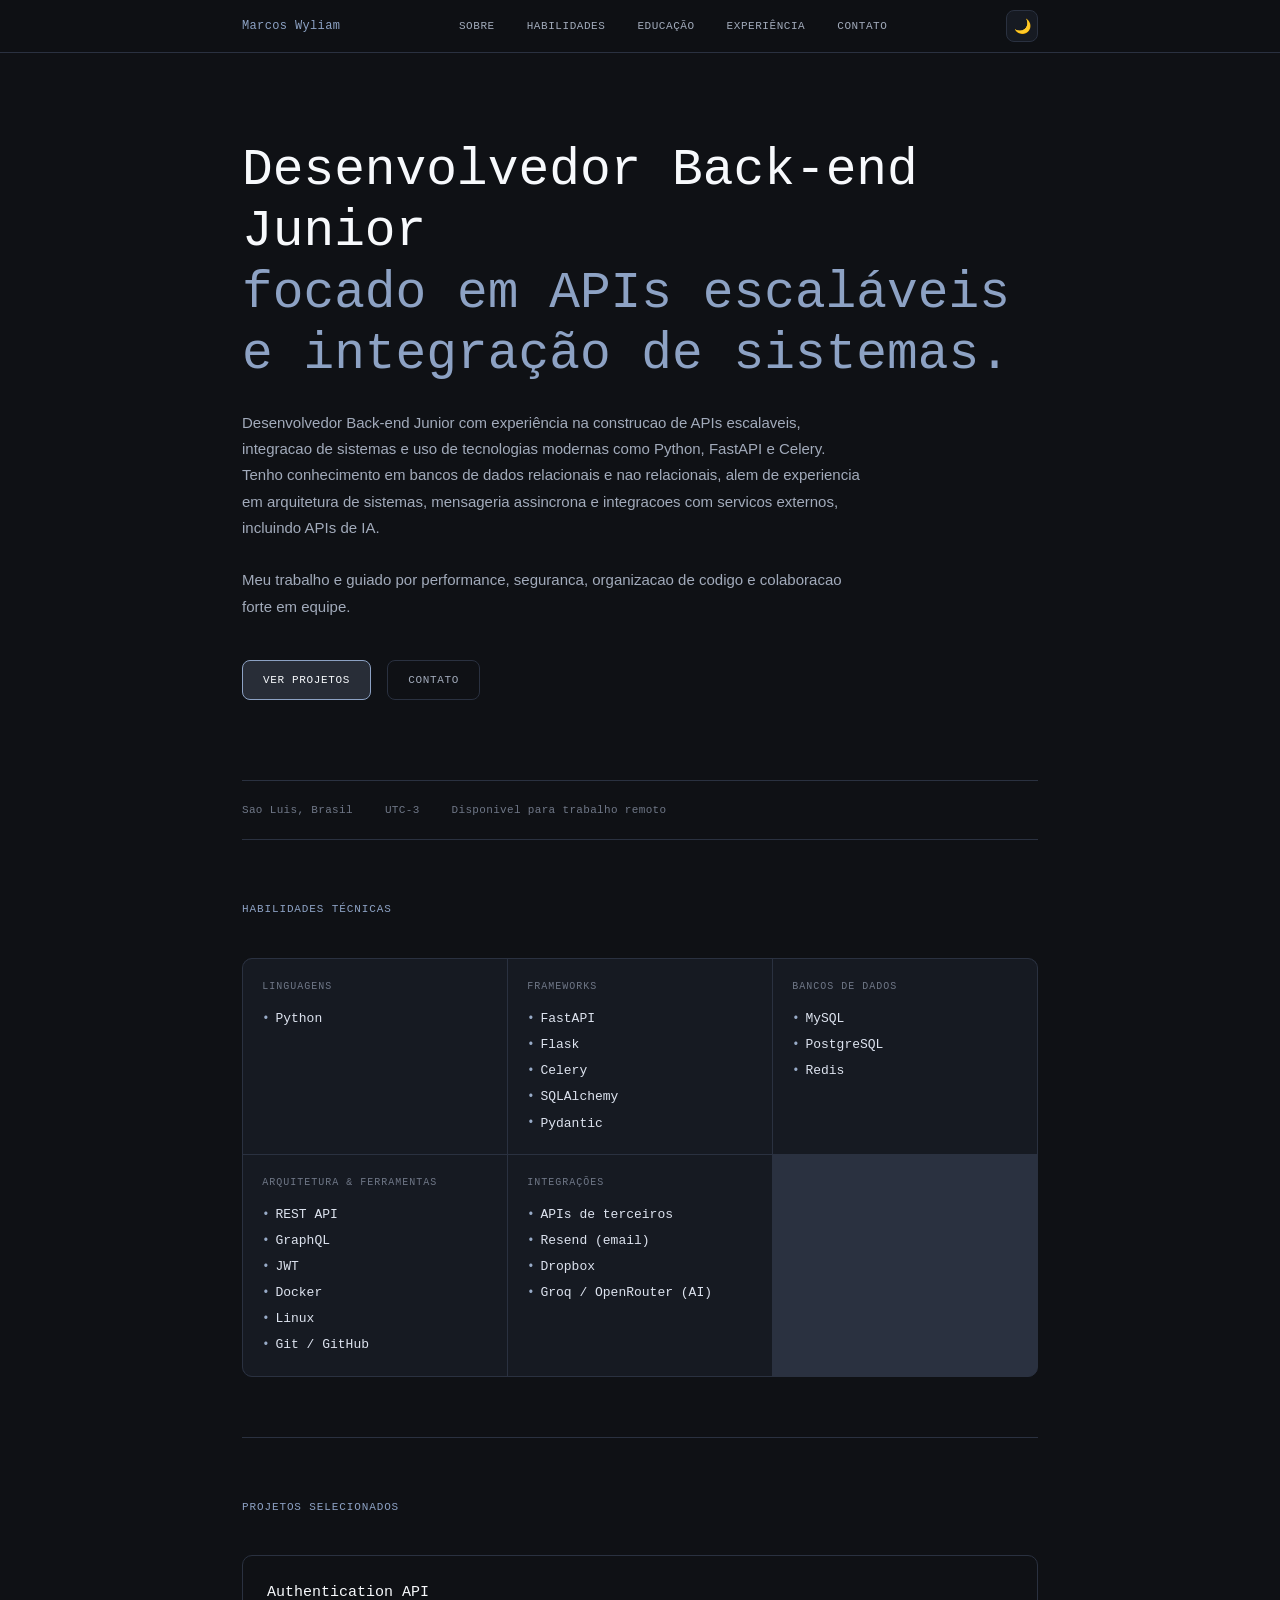
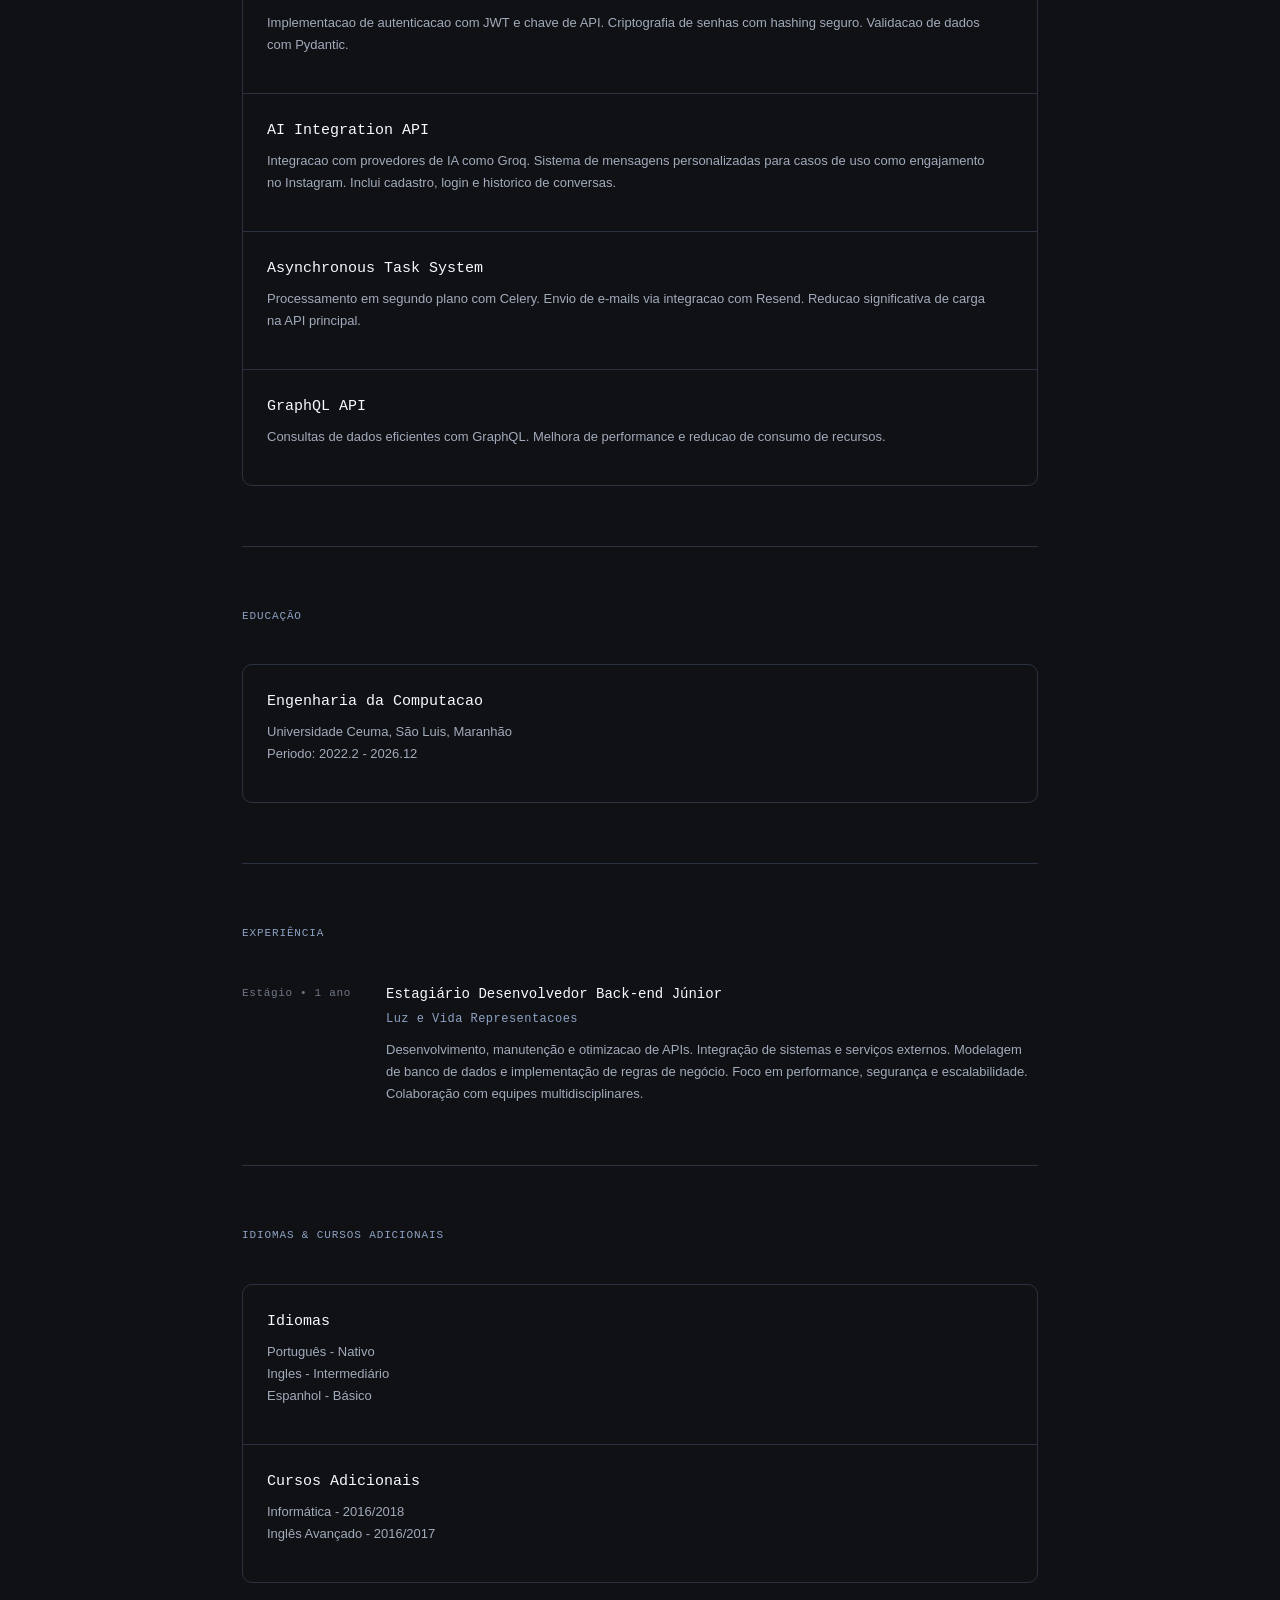
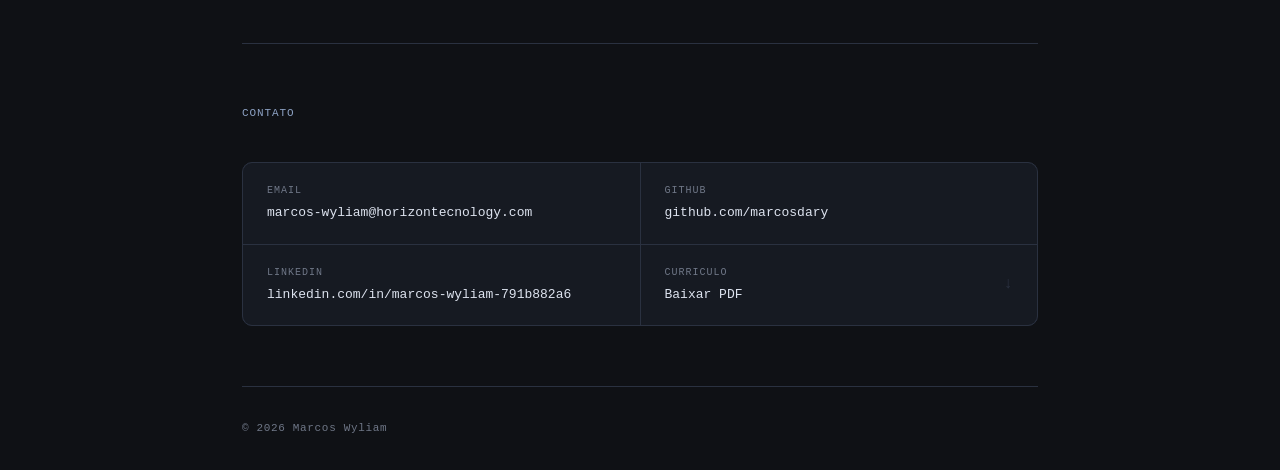
<file: index.html>
<!DOCTYPE html>
<html lang="pt-BR">
<head>
<meta charset="UTF-8">
<meta name="viewport" content="width=device-width, initial-scale=1.0">
<title>Marcos Wyliam - Engenheiro Backend</title>

<link href="https://fonts.googleapis.com/css2?family=Inter:wght@300;400;500;600&display=swap" rel="stylesheet">
<link rel="stylesheet" href="css/index.css">

</head>
<body>

<nav>
  <div class="inner">
    <span class="nav-logo">Marcos Wyliam</span>
    <ul class="nav-links">
      <li><a href="about.html" class="active">Sobre</a></li>
      <li><a href="#stack">Habilidades</a></li>
      <li><a href="#education">Educação</a></li>
      <li><a href="#experience">Experiência</a></li>
      <li><a href="#contact">Contato</a></li>
    </ul>
    <div class="nav-actions">
      <button id="theme-toggle" class="theme-toggle" aria-label="Alternar tema">
      🌙
      </button>
    </div>
  </div>
</nav>

<div class="container">

<section class="hero">

  <h1 class="fade-in">
    Desenvolvedor Back-end Junior<br>
    <span>focado em APIs escaláveis e integração de sistemas.</span>
  </h1>

  <p class="hero-desc fade-in">
    Desenvolvedor Back-end Junior com experiência na construcao de APIs escalaveis, integracao de sistemas e uso de tecnologias modernas como Python, FastAPI e Celery. Tenho conhecimento em bancos de dados relacionais e nao relacionais, alem de experiencia em arquitetura de sistemas, mensageria assincrona e integracoes com servicos externos, incluindo APIs de IA.<br><br>
    Meu trabalho e guiado por performance, seguranca, organizacao de codigo e colaboracao forte em equipe.
  </p>

  <div class="hero-actions fade-in">
    <a href="#projects" class="btn btn-primary">Ver projetos</a>
    <a href="#contact" class="btn btn-ghost">Contato</a>
  </div>

</section>

<div class="status-bar">
  <div class="status-item">
    <span>Sao Luis, Brasil</span>
  </div>
  <div class="status-item">
    <span>UTC-3</span>
  </div>
  <div class="status-item">
    <span>Disponivel para trabalho remoto</span>
  </div>
</div>

<section id="stack">
  <div class="section-header">
    <span class="section-title">Habilidades Técnicas</span>
  </div>

  <div class="skills-grid">

    <div class="skill-cell">
      <div class="skill-cat">Linguagens</div>
      <ul class="skill-list">
        <li>Python</li>
      </ul>
    </div>

    <div class="skill-cell">
      <div class="skill-cat">Frameworks</div>
      <ul class="skill-list">
        <li>FastAPI</li>
        <li>Flask</li>
        <li>Celery</li>
        <li>SQLAlchemy</li>
        <li>Pydantic</li>
      </ul>
    </div>

    <div class="skill-cell">
      <div class="skill-cat">Bancos de dados</div>
      <ul class="skill-list">
        <li>MySQL</li>
        <li>PostgreSQL</li>
        <li>Redis</li>
      </ul>
    </div>

    <div class="skill-cell">
      <div class="skill-cat">Arquitetura &amp; Ferramentas</div>
      <ul class="skill-list">
        <li>REST API</li>
        <li>GraphQL</li>
        <li>JWT</li>
        <li>Docker</li>
        <li>Linux</li>
        <li>Git / GitHub</li>
      </ul>
    </div>

    <div class="skill-cell">
      <div class="skill-cat">Integrações</div>
      <ul class="skill-list">
        <li>APIs de terceiros</li>
        <li>Resend (email)</li>
        <li>Dropbox</li>
        <li>Groq / OpenRouter (AI)</li>
      </ul>
    </div>

  </div>
</section>

<section id="projects">

  <div class="section-header">
    <span class="section-title">Projetos Selecionados</span>
  </div>

  <div class="projects-list">

    <div class="project-item">
      <div>
        <div class="project-title">Authentication API</div>
        <p class="project-desc">
          Implementacao de autenticacao com JWT e chave de API. Criptografia de senhas com hashing seguro. Validacao de dados com Pydantic.
        </p>
      </div>
    </div>

    <div class="project-item">
      <div>
        <div class="project-title">AI Integration API</div>
        <p class="project-desc">
          Integracao com provedores de IA como Groq. Sistema de mensagens personalizadas para casos de uso como engajamento no Instagram. Inclui cadastro, login e historico de conversas.
        </p>
      </div>
    </div>

    <a class="project-item" href="https://github.com/marcosdary/notification-system">
      <div>
        <div class="project-title">Asynchronous Task System</div>
        <p class="project-desc">
          Processamento em segundo plano com Celery. Envio de e-mails via integracao com Resend. Reducao significativa de carga na API principal.
        </p>
      </div>
    </a>

    <a class="project-item" href="https://github.com/marcosdary/graphql">
      <div>
        <div class="project-title">GraphQL API</div>
        <p class="project-desc">
          Consultas de dados eficientes com GraphQL. Melhora de performance e reducao de consumo de recursos.
        </p>
      </div>
    </a>

  </div>

</section>

<section id="education">

  <div class="section-header">
    <span class="section-title">Educação</span>
  </div>

  <div class="projects-list">

    <div class="project-item">
      <div>
        <div class="project-title">Engenharia da Computacao</div>
        <p class="project-desc">
          Universidade Ceuma, São Luis, Maranhão<br>
          Periodo: 2022.2 - 2026.12
        </p>
      </div>
    </div>

  </div>

</section>

<section id="experience">

  <div class="section-header">
    <span class="section-title">Experiência</span>
  </div>

  <div class="exp-list">

    <div class="exp-item">
      <div class="exp-date">Estágio • 1 ano</div>
      <div>
        <div class="exp-role">Estagiário Desenvolvedor Back-end Júnior</div>
        <div class="exp-company">Luz e Vida Representacoes</div>
        <p class="exp-desc">
          Desenvolvimento, manutenção e otimizacao de APIs. Integração de sistemas e serviços externos. Modelagem de banco de dados e implementação de regras de negócio. Foco em performance, segurança e escalabilidade. Colaboração com equipes multidisciplinares.
        </p>
      </div>
    </div>

  </div>

</section>

<section id="languages-courses">

  <div class="section-header">
    <span class="section-title">Idiomas &amp; Cursos Adicionais</span>
  </div>

  <div class="projects-list">

    <div class="project-item">
      <div>
        <div class="project-title">Idiomas</div>
        <p class="project-desc">
          Português - Nativo<br>
          Ingles - Intermediário<br>
          Espanhol - Básico
        </p>
      </div>
    </div>

    <div class="project-item">
      <div>
        <div class="project-title">Cursos Adicionais</div>
        <p class="project-desc">
          Informática - 2016/2018<br>
          Inglês Avançado - 2016/2017<br>
        </p>
      </div>
    </div>

  </div>

</section>

<section id="contact">

  <div class="section-header">
    <span class="section-title">Contato</span>
  </div>

  <div class="contact-grid">

    <a class="contact-item" href="mailto:marcos-wyliam@horizontecnology.com">
      <div>
        <div class="contact-label">Email</div>
        <div class="contact-value">marcos-wyliam@horizontecnology.com</div>
      </div>
    </a>

    <a class="contact-item" href="https://github.com/marcosdary" target="_blank">
      <div>
        <div class="contact-label">GitHub</div>
        <div class="contact-value">github.com/marcosdary</div>
      </div>
    </a>

    <a class="contact-item" href="https://www.linkedin.com/in/marcos-wyliam-791b882a6/" target="_blank">
      <div>
        <div class="contact-label">LinkedIn</div>
        <div class="contact-value">linkedin.com/in/marcos-wyliam-791b882a6</div>
      </div>
    </a>

    <a class="contact-item" href="https://www.dropbox.com/scl/fi/s6e918vzge4zmp6oiteqc/Curr-culo-T-cnico.pdf?rlkey=0v9rh2v0jtq3ffehsfqm27zob&st=6l5jynys&dl=1" target="_blank">
      <div>
        <div class="contact-label">Curriculo</div>
        <div class="contact-value">Baixar PDF</div>
      </div>
      <span class="contact-icon">↓</span>
    </a>

  </div>

</section>

<footer>
  <span>© 2026 Marcos Wyliam</span>
</footer>

</div>

<script src="js/index.js"></script>

</body>
</html>
</file>
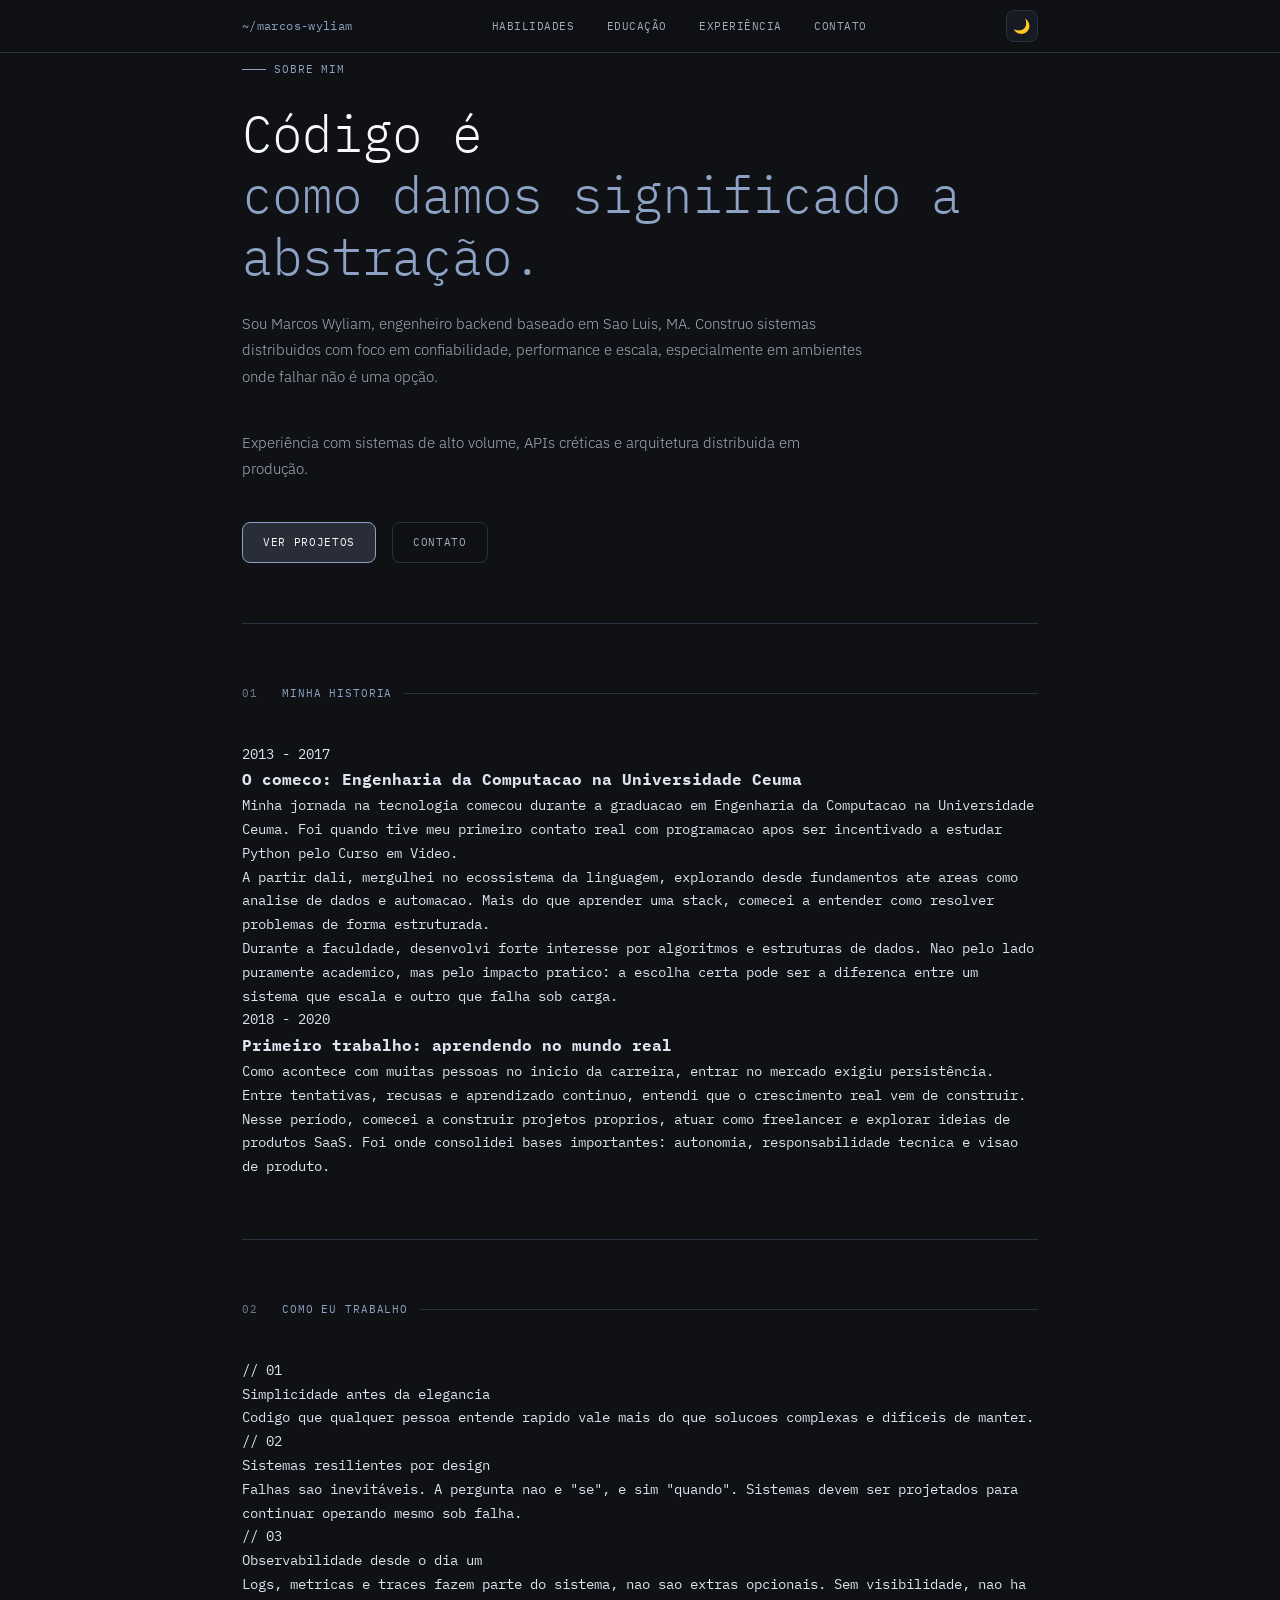
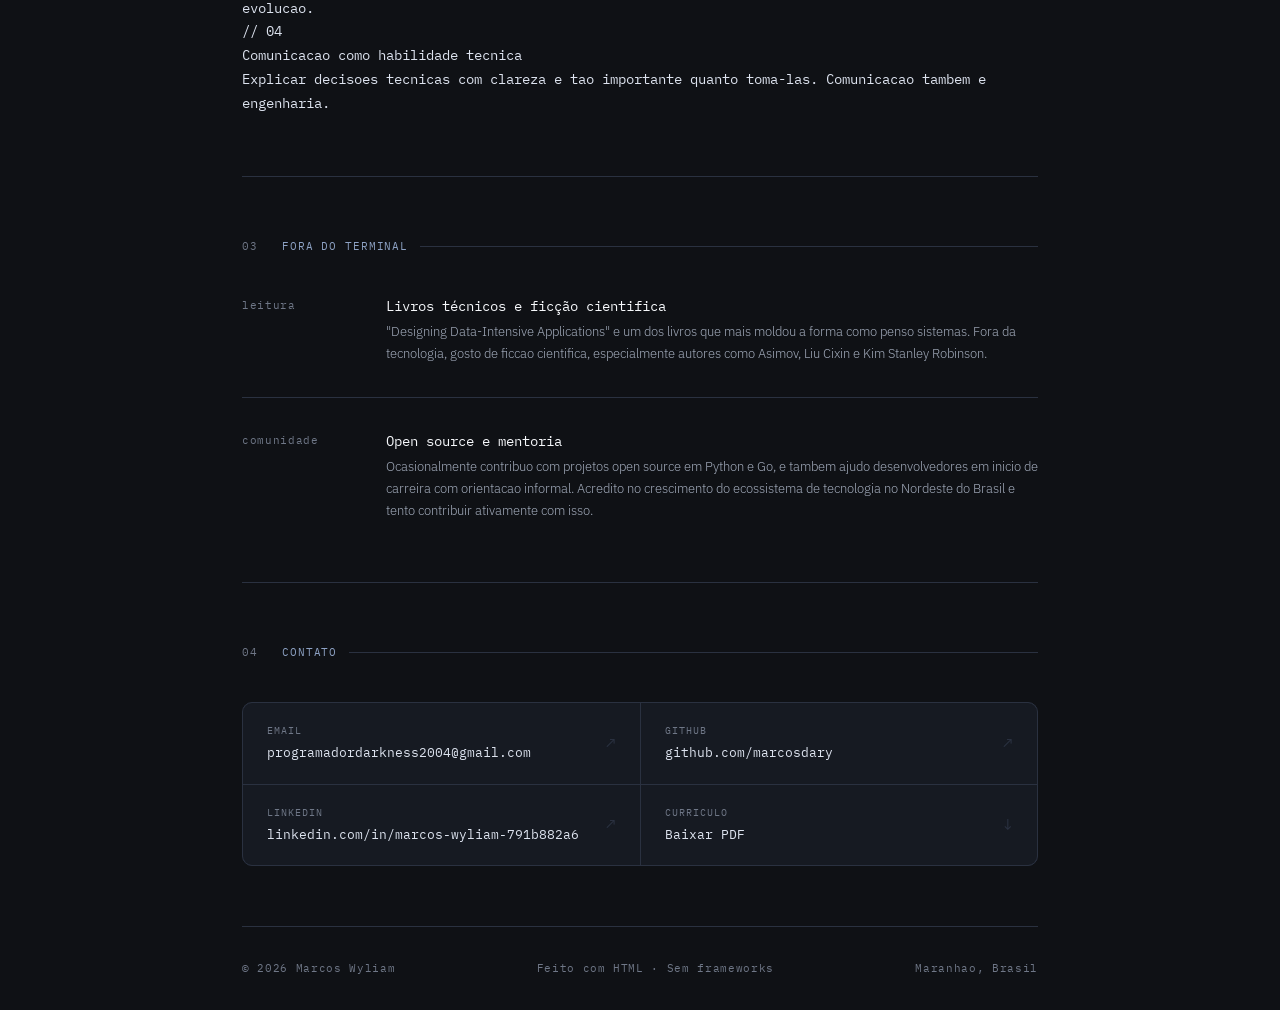
<file: about.html>
<!DOCTYPE html>
<html lang="pt-BR">
<head>
<meta charset="UTF-8">
<meta name="viewport" content="width=device-width, initial-scale=1.0">
<title>Sobre - Marcos Wyliam</title>
<link rel="preconnect" href="https://fonts.googleapis.com">
<link rel="preconnect" href="https://fonts.gstatic.com" crossorigin>
<link href="https://fonts.googleapis.com/css2?family=IBM+Plex+Mono:ital,wght@0,300;0,400;0,500;1,300&family=IBM+Plex+Sans:wght@300;400;500&display=swap" rel="stylesheet">
<link rel="stylesheet" href="css/index.css">
</head>
<body>

<nav>
  <div class="inner">
    <a href="index.html" class="nav-logo">~/marcos-wyliam</a>
    <ul class="nav-links">
      <li><a href="index.html#stack">Habilidades</a></li>
      <li><a href="index.html#education">Educação</a></li>
      <li><a href="index.html#experience">Experiência</a></li>
      <li><a href="index.html#contact">Contato</a></li>
    </ul>
    <div class="nav-actions">
      <button id="theme-toggle" class="theme-toggle" aria-label="Alternar tema">
      🌙
      </button>
    </div>
  </div>
</nav>

<div class="container">

  <section class="sobre-hero">
    <div class="sobre-hero-content">
      <div class="hero-tag fade-in">Sobre mim</div>
      <h1 class="fade-in" style="font-family: var(--font-mono); font-size: clamp(2rem, 5vw, 3.2rem); font-weight: 300; color: var(--bright); line-height: 1.2; margin-bottom: 1.5rem; letter-spacing: -0.02em;">
        Código é<br>
        <span style="color: var(--accent);">como damos significado a abstração.</span>
      </h1>
      <p class="hero-desc fade-in">
        Sou Marcos Wyliam, engenheiro backend baseado em Sao Luis, MA.
        Construo sistemas distribuidos com foco em confiabilidade, performance e escala, especialmente em ambientes onde falhar não é uma opção.
      </p>

      <p class="hero-desc fade-in">
        Experiência com sistemas de alto volume, APIs créticas e arquitetura distribuida em produção.
      </p>
      <div class="hero-actions fade-in">
        <a href="index.html#projects" class="btn btn-primary">Ver projetos</a>
        <a href="index.html#contact" class="btn btn-ghost">Contato</a>
      </div>
    </div>
    
  </section>

  <section id="history">
    <div class="section-header">
      <span class="section-num">01</span>
      <span class="section-title">Minha historia</span>
      <div class="section-line"></div>
    </div>

    <div class="story-block">
      <div class="story-year">2013 - 2017</div>
      <div class="story-body">
        <h3>O comeco: Engenharia da Computacao na Universidade Ceuma</h3>
        <p>
          Minha jornada na tecnologia comecou durante a graduacao em Engenharia da Computacao na Universidade Ceuma. Foi quando tive meu primeiro contato real com programacao apos ser incentivado a estudar Python pelo Curso em Video.
        </p>

        <p>
          A partir dali, mergulhei no ecossistema da linguagem, explorando desde fundamentos ate areas como analise de dados e automacao. Mais do que aprender uma stack, comecei a entender como resolver problemas de forma estruturada.
        </p>

        <p>
          Durante a faculdade, desenvolvi forte interesse por algoritmos e estruturas de dados. Nao pelo lado puramente academico, mas pelo impacto pratico: a escolha certa pode ser a diferenca entre um sistema que escala e outro que falha sob carga.
        </p>
      </div>
    </div>

    <div class="story-block">
      <div class="story-year">2018 - 2020</div>
      <div class="story-body">
        <h3>Primeiro trabalho: aprendendo no mundo real</h3>
        <p>
          Como acontece com muitas pessoas no inicio da carreira, entrar no mercado exigiu persistência. Entre tentativas, recusas e aprendizado continuo, entendi que o crescimento real vem de construir.
        </p>

        <p>
          Nesse período, comecei a construir projetos proprios, atuar como freelancer e explorar ideias de produtos SaaS. Foi onde consolidei bases importantes: autonomia, responsabilidade tecnica e visao de produto.
        </p>
      </div>
    </div>

  </section>

  <section id="values">
    <div class="section-header">
      <span class="section-num">02</span>
      <span class="section-title">Como eu trabalho</span>
      <div class="section-line"></div>
    </div>

    <div class="values-grid">
      <div class="value-cell">
        <div class="value-icon">// 01</div>
        <div class="value-title">Simplicidade antes da elegancia</div>
        <p class="value-desc">
          Codigo que qualquer pessoa entende rapido vale mais do que solucoes complexas e dificeis de manter.
        </p>
      </div>
      <div class="value-cell">
        <div class="value-icon">// 02</div>
        <div class="value-title">Sistemas resilientes por design</div>
        <p class="value-desc">
          Falhas sao inevitáveis. A pergunta nao e "se", e sim "quando". Sistemas devem ser projetados para continuar operando mesmo sob falha.
        </p>
      </div>
      <div class="value-cell">
        <div class="value-icon">// 03</div>
        <div class="value-title">Observabilidade desde o dia um</div>
        <p class="value-desc">
          Logs, metricas e traces fazem parte do sistema, nao sao extras opcionais. Sem visibilidade, nao ha evolucao.
        </p>
      </div>
      <div class="value-cell">
        <div class="value-icon">// 04</div>
        <div class="value-title">Comunicacao como habilidade tecnica</div>
        <p class="value-desc">
          Explicar decisoes tecnicas com clareza e tao importante quanto toma-las. Comunicacao tambem e engenharia.
        </p>
      </div>
    </div>
  </section>

  <section id="outside-work">
    <div class="section-header">
      <span class="section-num">03</span>
      <span class="section-title">Fora do terminal</span>
      <div class="section-line"></div>
    </div>

    <div class="exp-list">
      <div class="exp-item">
        <div class="exp-date">leitura</div>
        <div>
          <div class="exp-role">Livros técnicos e ficção cientifica</div>
          <p class="exp-desc">
            "Designing Data-Intensive Applications" e um dos livros que mais moldou a forma como penso sistemas.
            Fora da tecnologia, gosto de ficcao cientifica, especialmente autores como Asimov, Liu Cixin e Kim Stanley Robinson.
          </p>
        </div>
      </div>
      <div class="exp-item">
        <div class="exp-date">comunidade</div>
        <div>
          <div class="exp-role">Open source e mentoria</div>
          <p class="exp-desc">
            Ocasionalmente contribuo com projetos open source em Python e Go, e tambem ajudo desenvolvedores em inicio de carreira com orientacao informal.
            Acredito no crescimento do ecossistema de tecnologia no Nordeste do Brasil e tento contribuir ativamente com isso.
          </p>
        </div>
      </div>

    </div>
  </section>

  <section id="contact">
    <div class="section-header">
      <span class="section-num">04</span>
      <span class="section-title">Contato</span>
      <div class="section-line"></div>
    </div>

    <div class="contact-grid">
      <a class="contact-item" href="mailto:alex@example.com">
        <div>
          <div class="contact-label">Email</div>
          <div class="contact-value">programadordarkness2004@gmail.com</div>
        </div>
        <span class="contact-icon">↗</span>
      </a>
      <a class="contact-item" href="https://github.com/marcosdary" target="_blank">
        <div>
          <div class="contact-label">GitHub</div>
          <div class="contact-value">github.com/marcosdary</div>
        </div>
        <span class="contact-icon">↗</span>
      </a>
      <a class="contact-item" href="https://www.linkedin.com/in/marcos-wyliam-791b882a6/" target="_blank">
        <div>
          <div class="contact-label">LinkedIn</div>
          <div class="contact-value">linkedin.com/in/marcos-wyliam-791b882a6</div>
        </div>
        <span class="contact-icon">↗</span>
      </a>
      <a class="contact-item" href="https://www.dropbox.com/scl/fi/s6e918vzge4zmp6oiteqc/Curr-culo-T-cnico.pdf?rlkey=0v9rh2v0jtq3ffehsfqm27zob&st=6l5jynys&dl=1" target="_blank">
        <div>
          <div class="contact-label">Curriculo</div>
          <div class="contact-value">Baixar PDF</div>
        </div>
        <span class="contact-icon">↓</span>
      </a>
    </div>
  </section>

  <footer>
    <span>© 2026 Marcos Wyliam</span>
    <span>Feito com HTML · Sem frameworks</span>
    <span>Maranhao, Brasil</span>
  </footer>

</div>

<script src="js/index.js"></script>

</body>
</html>
</file>
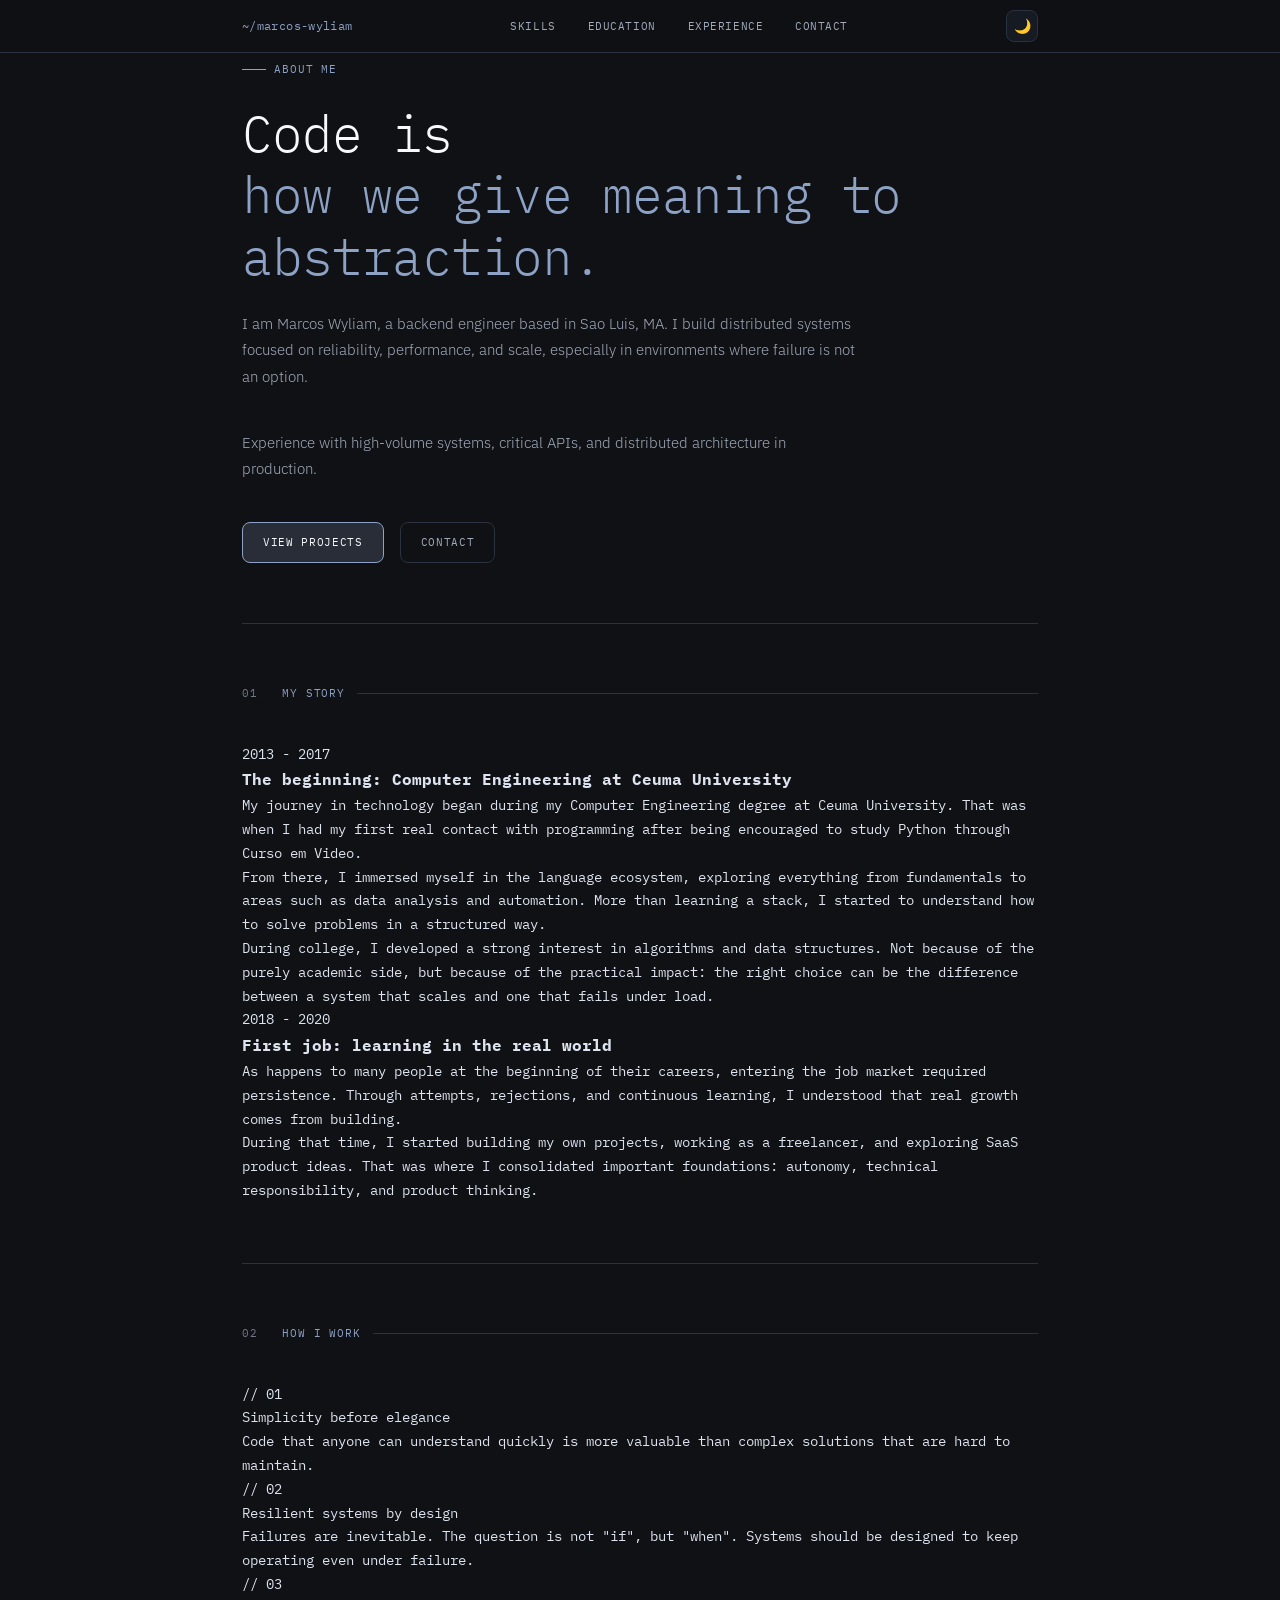
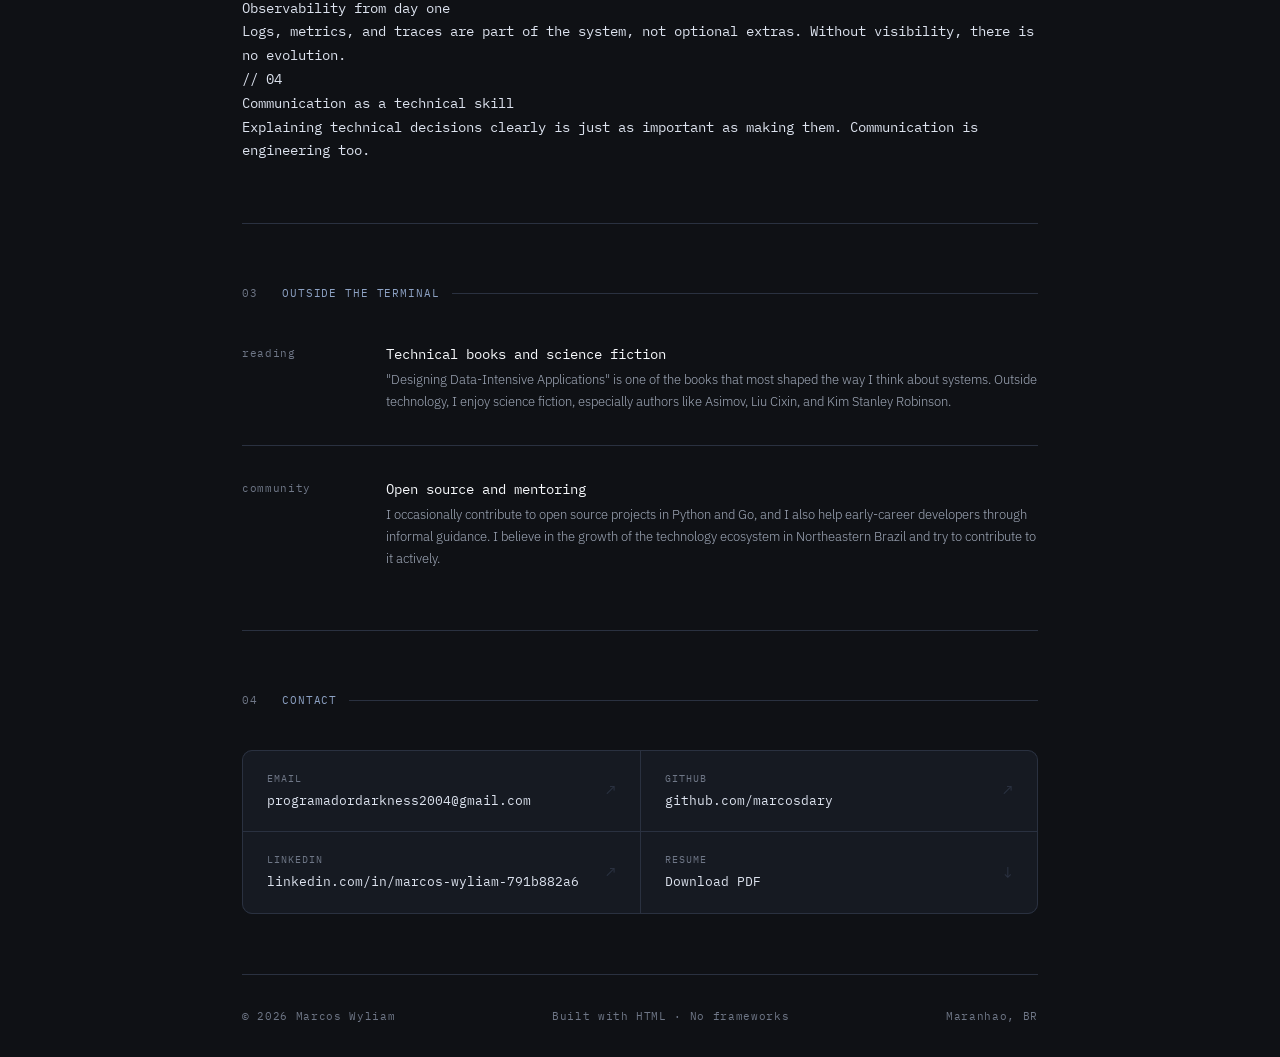
<file: sobre.html>
<!DOCTYPE html>
<html lang="en">
<head>
<meta charset="UTF-8">
<meta name="viewport" content="width=device-width, initial-scale=1.0">
<title>About - Marcos Wyliam</title>
<link rel="preconnect" href="https://fonts.googleapis.com">
<link rel="preconnect" href="https://fonts.gstatic.com" crossorigin>
<link href="https://fonts.googleapis.com/css2?family=IBM+Plex+Mono:ital,wght@0,300;0,400;0,500;1,300&family=IBM+Plex+Sans:wght@300;400;500&display=swap" rel="stylesheet">
<link rel="stylesheet" href="css/index.css">
</head>
<body>

<nav>
  <div class="inner">
    <a href="index-en.html" class="nav-logo">~/marcos-wyliam</a>
    <ul class="nav-links">
      <li><a href="index-en.html#stack">Skills</a></li>
      <li><a href="index-en.html#education">Education</a></li>
      <li><a href="index-en.html#experience">Experience</a></li>
      <li><a href="index-en.html#contact">Contact</a></li>
    </ul>
    <div class="nav-actions">
      <button id="theme-toggle" class="theme-toggle" aria-label="Toggle theme">
      🌙
      </button>
    </div>
  </div>
</nav>

<div class="container">

  <section class="sobre-hero">
    <div class="sobre-hero-content">
      <div class="hero-tag fade-in">About me</div>
      <h1 class="fade-in" style="font-family: var(--font-mono); font-size: clamp(2rem, 5vw, 3.2rem); font-weight: 300; color: var(--bright); line-height: 1.2; margin-bottom: 1.5rem; letter-spacing: -0.02em;">
        Code is<br>
        <span style="color: var(--accent);">how we give meaning to abstraction.</span>
      </h1>
      <p class="hero-desc fade-in">
        I am Marcos Wyliam, a backend engineer based in Sao Luis, MA.
        I build distributed systems focused on reliability, performance, and scale, especially in environments where failure is not an option.
      </p>

      <p class="hero-desc fade-in">
        Experience with high-volume systems, critical APIs, and distributed architecture in production.
      </p>
      <div class="hero-actions fade-in">
        <a href="index-en.html#projects" class="btn btn-primary">View projects</a>
        <a href="index-en.html#contact" class="btn btn-ghost">Contact</a>
      </div>
    </div>
    
  </section>

  <section id="history">
    <div class="section-header">
      <span class="section-num">01</span>
      <span class="section-title">My story</span>
      <div class="section-line"></div>
    </div>

    <div class="story-block">
      <div class="story-year">2013 - 2017</div>
      <div class="story-body">
        <h3>The beginning: Computer Engineering at Ceuma University</h3>
        <p>
          My journey in technology began during my Computer Engineering degree at Ceuma University. That was when I had my first real contact with programming after being encouraged to study Python through Curso em Video.
        </p>

        <p>
          From there, I immersed myself in the language ecosystem, exploring everything from fundamentals to areas such as data analysis and automation. More than learning a stack, I started to understand how to solve problems in a structured way.
        </p>

        <p>
          During college, I developed a strong interest in algorithms and data structures. Not because of the purely academic side, but because of the practical impact: the right choice can be the difference between a system that scales and one that fails under load.
        </p>
      </div>
    </div>

    <div class="story-block">
      <div class="story-year">2018 - 2020</div>
      <div class="story-body">
        <h3>First job: learning in the real world</h3>
        <p>
          As happens to many people at the beginning of their careers, entering the job market required persistence. Through attempts, rejections, and continuous learning, I understood that real growth comes from building.
        </p>

        <p>
          During that time, I started building my own projects, working as a freelancer, and exploring SaaS product ideas. That was where I consolidated important foundations: autonomy, technical responsibility, and product thinking.
        </p>
      </div>
    </div>

  </section>

  <section id="values">
    <div class="section-header">
      <span class="section-num">02</span>
      <span class="section-title">How I work</span>
      <div class="section-line"></div>
    </div>

    <div class="values-grid">
      <div class="value-cell">
        <div class="value-icon">// 01</div>
        <div class="value-title">Simplicity before elegance</div>
        <p class="value-desc">
          Code that anyone can understand quickly is more valuable than complex solutions that are hard to maintain.
        </p>
      </div>
      <div class="value-cell">
        <div class="value-icon">// 02</div>
        <div class="value-title">Resilient systems by design</div>
        <p class="value-desc">
          Failures are inevitable. The question is not "if", but "when". Systems should be designed to keep operating even under failure.
        </p>
      </div>
      <div class="value-cell">
        <div class="value-icon">// 03</div>
        <div class="value-title">Observability from day one</div>
        <p class="value-desc">
          Logs, metrics, and traces are part of the system, not optional extras. Without visibility, there is no evolution.
        </p>
      </div>
      <div class="value-cell">
        <div class="value-icon">// 04</div>
        <div class="value-title">Communication as a technical skill</div>
        <p class="value-desc">
          Explaining technical decisions clearly is just as important as making them. Communication is engineering too.
        </p>
      </div>
    </div>
  </section>

  <section id="outside-work">
    <div class="section-header">
      <span class="section-num">03</span>
      <span class="section-title">Outside the terminal</span>
      <div class="section-line"></div>
    </div>

    <div class="exp-list">
      <div class="exp-item">
        <div class="exp-date">reading</div>
        <div>
          <div class="exp-role">Technical books and science fiction</div>
          <p class="exp-desc">
            "Designing Data-Intensive Applications" is one of the books that most shaped the way I think about systems.
            Outside technology, I enjoy science fiction, especially authors like Asimov, Liu Cixin, and Kim Stanley Robinson.
          </p>
        </div>
      </div>
      <div class="exp-item">
        <div class="exp-date">community</div>
        <div>
          <div class="exp-role">Open source and mentoring</div>
          <p class="exp-desc">
            I occasionally contribute to open source projects in Python and Go, and I also help early-career developers through informal guidance.
            I believe in the growth of the technology ecosystem in Northeastern Brazil and try to contribute to it actively.
          </p>
        </div>
      </div>

    </div>
  </section>

  <section id="contact">
    <div class="section-header">
      <span class="section-num">04</span>
      <span class="section-title">Contact</span>
      <div class="section-line"></div>
    </div>

    <div class="contact-grid">
      <a class="contact-item" href="mailto:alex@example.com">
        <div>
          <div class="contact-label">Email</div>
          <div class="contact-value">programadordarkness2004@gmail.com</div>
        </div>
        <span class="contact-icon">↗</span>
      </a>
      <a class="contact-item" href="https://github.com/marcosdary" target="_blank">
        <div>
          <div class="contact-label">GitHub</div>
          <div class="contact-value">github.com/marcosdary</div>
        </div>
        <span class="contact-icon">↗</span>
      </a>
      <a class="contact-item" href="https://www.linkedin.com/in/marcos-wyliam-791b882a6/" target="_blank">
        <div>
          <div class="contact-label">LinkedIn</div>
          <div class="contact-value">linkedin.com/in/marcos-wyliam-791b882a6</div>
        </div>
        <span class="contact-icon">↗</span>
      </a>
      <a class="contact-item" href="https://www.dropbox.com/scl/fi/s6e918vzge4zmp6oiteqc/Curr-culo-T-cnico.pdf?rlkey=0v9rh2v0jtq3ffehsfqm27zob&st=6l5jynys&dl=1" target="_blank">
        <div>
          <div class="contact-label">Resume</div>
          <div class="contact-value">Download PDF</div>
        </div>
        <span class="contact-icon">↓</span>
      </a>
    </div>
  </section>

  <footer>
    <span>© 2026 Marcos Wyliam</span>
    <span>Built with HTML · No frameworks</span>
    <span>Maranhao, BR</span>
  </footer>

</div>

<script src="js/index.js"></script>

</body>
</html>
</file>
<file: css/index.css>
*, *::before, *::after { box-sizing: border-box; margin: 0; padding: 0; }

/* TEMA ESCURO — padrão */
:root {
    --bg: #0f1115;
    --bg2: #161a22;
    --bg3: #1d2330;
    --line: #2a3140;
    --muted: #6f7787;
    --sub: #a2abbb;
    --text: #dde3ef;
    --bright: #f7f9fc;
    --accent: #8da2c4;
    --accent2: #98abc8;
    --green: #7bbfa5;
    --red: #d29494;
    --font-mono: 'IBM Plex Mono', monospace;
    --font-sans: 'IBM Plex Sans', sans-serif;
    --nav-bg: rgba(15,17,21,0.78);
}

/* TEMA CLARO */
[data-theme="light"] {
    --bg: #f7f8fa;
    --bg2: #ffffff;
    --bg3: #f1f4f9;
    --line: #d8dee8;
    --muted: #8f98a8;
    --sub: #566174;
    --text: #1d2430;
    --bright: #11161f;
    --accent: #5f769c;
    --accent2: #6e83a6;
    --green: #4e907a;
    --red: #b46b6b;
    --nav-bg: rgba(247,248,250,0.84);
}

html { scroll-behavior: smooth; }

body {
    background: var(--bg);
    color: var(--text);
    font-family: var(--font-mono);
    font-size: 14px;
    line-height: 1.7;
    min-height: 100vh;
    transition: background 0.3s ease, color 0.3s ease;
}

a { color: inherit; text-decoration: none; }

.container {
    max-width: 860px;
    margin: 0 auto;
    padding: 0 2rem;
}

/* NAV */
nav {
    position: fixed;
    top: 0; left: 0; right: 0;
    z-index: 100;
    background: var(--nav-bg);
    backdrop-filter: blur(10px);
    border-bottom: 1px solid var(--line);
    transition: background 0.3s ease, border-color 0.3s ease;
}

nav .inner {
    max-width: 860px;
    margin: 0 auto;
    padding: 0 2rem;
    display: flex;
    align-items: center;
    justify-content: space-between;
    height: 52px;
}

.nav-logo {
    font-size: 12px;
    color: var(--accent);
    letter-spacing: 0.03em;
}

.nav-links {
    display: flex;
    gap: 2rem;
    list-style: none;
}

.nav-links a {
    font-size: 11px;
    color: var(--sub);
    letter-spacing: 0.05em;
    text-transform: uppercase;
    transition: color 0.2s;
}

.nav-links a:hover { color: var(--bright); }

.nav-actions {
    display: flex;
    align-items: center;
    gap: 0.75rem;
}

.lang-switch {
    display: flex;
    align-items: center;
    border: 1px solid var(--line);
}

.lang-link {
    font-size: 10px;
    color: var(--sub);
    letter-spacing: 0.08em;
    text-transform: uppercase;
    padding: 7px 10px;
    transition: background 0.2s, color 0.2s;
}

.lang-link + .lang-link {
    border-left: 1px solid var(--line);
}

.lang-link:hover,
.lang-link.is-active {
    background: var(--bg2);
    color: var(--bright);
}

/* THEME TOGGLE */
#theme-toggle {
    background: var(--bg2);
    border: 1px solid var(--line);
    color: var(--sub);
    font-size: 14px;
    width: 32px;
    height: 32px;
    cursor: pointer;
    display: flex;
    align-items: center;
    justify-content: center;
    border-radius: 8px;
    transition: border-color 0.2s, background 0.2s, color 0.2s;
    line-height: 1;
}

#theme-toggle:hover {
    border-color: var(--accent);
    background: var(--bg3);
    color: var(--bright);
}

/* HERO */
.hero {
    padding: 140px 0 80px;
    border-bottom: 1px solid var(--line);
}

.hero-tag {
    font-size: 11px;
    color: var(--accent);
    letter-spacing: 0.08em;
    text-transform: uppercase;
    margin-bottom: 1.5rem;
    display: flex;
    align-items: center;
    gap: 8px;
}

.hero-tag::before {
    content: '';
    display: inline-block;
    width: 24px;
    height: 1px;
    background: var(--accent);
}

.hero h1 {
    font-family: var(--font-mono);
    font-size: clamp(2rem, 5vw, 3.2rem);
    font-weight: 300;
    color: var(--bright);
    line-height: 1.2;
    margin-bottom: 1.5rem;
    letter-spacing: 0;
}

.hero h1 span {
    color: var(--accent);
}

.hero-desc {
    font-family: var(--font-sans);
    font-size: 15px;
    font-weight: 300;
    color: var(--sub);
    max-width: 620px;
    line-height: 1.75;
    margin-bottom: 2.5rem;
}

.hero-actions {
    display: flex;
    gap: 1rem;
    flex-wrap: wrap;
}

.btn {
    font-family: var(--font-mono);
    font-size: 11px;
    letter-spacing: 0.06em;
    text-transform: uppercase;
    padding: 10px 20px;
    border: 1px solid;
    cursor: pointer;
    border-radius: 8px;
    transition: all 0.2s ease;
    display: inline-block;
}

.btn-primary {
    border-color: var(--accent);
    color: var(--bright);
    background: color-mix(in srgb, var(--accent) 20%, transparent);
}

.btn-primary:hover {
    background: color-mix(in srgb, var(--accent) 32%, transparent);
    border-color: color-mix(in srgb, var(--accent) 70%, var(--line));
}

.btn-ghost {
    border-color: var(--line);
    color: var(--sub);
    background: transparent;
}

.btn-ghost:hover {
    border-color: var(--sub);
    color: var(--text);
}

/* STATUS */
.status-bar {
    display: flex;
    gap: 2rem;
    flex-wrap: wrap;
    padding: 1.2rem 0;
    border-bottom: 1px solid var(--line);
    font-size: 11px;
    color: var(--muted);
    letter-spacing: 0.03em;
}

.status-item {
    display: flex;
    align-items: center;
    gap: 6px;
}

.dot {
    width: 6px;
    height: 6px;
    border-radius: 50%;
    background: var(--green);
    animation: pulse 2s ease-in-out infinite;
}

@keyframes pulse {
    0%, 100% { opacity: 1; }
    50% { opacity: 0.4; }
}

/* SECTION */
section {
    padding: 60px 0;
    border-bottom: 1px solid var(--line);
}

.section-header {
    display: flex;
    align-items: center;
    gap: 12px;
    margin-bottom: 2.5rem;
}

.section-num {
    font-size: 11px;
    color: var(--muted);
    letter-spacing: 0.1em;
    min-width: 28px;
}

.section-title {
    font-size: 11px;
    color: var(--accent);
    letter-spacing: 0.08em;
    text-transform: uppercase;
}

.section-line {
    flex: 1;
    height: 1px;
    background: var(--line);
}

/* SKILLS */
.skills-grid {
    display: grid;
    grid-template-columns: repeat(auto-fill, minmax(200px, 1fr));
    gap: 1px;
    background: var(--line);
    border: 1px solid var(--line);
    border-radius: 10px;
    overflow: hidden;
}

.skill-cell {
    background: var(--bg2);
    padding: 1.2rem;
    transition: background 0.2s ease;
}

.skill-cell:hover { background: var(--bg3); }

.skill-cat {
    font-size: 10px;
    color: var(--muted);
    letter-spacing: 0.1em;
    text-transform: uppercase;
    margin-bottom: 0.8rem;
}

.skill-list {
    list-style: none;
    display: flex;
    flex-direction: column;
    gap: 4px;
}

.skill-list li {
    font-size: 13px;
    color: var(--text);
    display: flex;
    align-items: center;
    gap: 6px;
}

.skill-list li::before {
    content: '•';
    color: var(--accent2);
    font-size: 12px;
}

/* PROJECTS */
.projects-list {
    display: flex;
    flex-direction: column;
    gap: 0;
}

.project-item {
    border: 1px solid var(--line);
    margin-top: -1px;
    display: grid;
    grid-template-columns: 1fr auto;
    gap: 1.5rem;
    padding: 1.5rem;
    transition: background 0.2s ease, border-color 0.2s ease;
    cursor: pointer;
    align-items: start;
}

.project-item:hover {
    background: var(--bg2);
    border-color: color-mix(in srgb, var(--accent) 40%, var(--line));
}

.project-item:first-child {
    border-top-left-radius: 10px;
    border-top-right-radius: 10px;
}

.project-item:last-child {
    border-bottom-left-radius: 10px;
    border-bottom-right-radius: 10px;
}

.project-meta {
    display: flex;
    align-items: center;
    gap: 8px;
    margin-bottom: 0.5rem;
}

.project-num {
    font-size: 10px;
    color: var(--muted);
    letter-spacing: 0.08em;
}

.project-lang {
    font-size: 10px;
    color: var(--accent2);
    border: 1px solid color-mix(in srgb, var(--accent2) 55%, var(--line));
    padding: 1px 6px;
    letter-spacing: 0.06em;
}

.project-title {
    font-size: 15px;
    font-weight: 400;
    color: var(--bright);
    margin-bottom: 0.4rem;
}

.project-desc {
    font-family: var(--font-sans);
    font-size: 13px;
    font-weight: 300;
    color: var(--sub);
    line-height: 1.7;
    margin-bottom: 0.8rem;
}

.project-tags {
    display: flex;
    gap: 6px;
    flex-wrap: wrap;
}

.tag {
    font-size: 10px;
    color: var(--muted);
    background: color-mix(in srgb, var(--bg3) 85%, transparent);
    border-radius: 999px;
    padding: 2px 8px;
    letter-spacing: 0.06em;
}

.project-arrow {
    font-size: 18px;
    color: var(--line);
    transition: color 0.2s;
    margin-top: 4px;
}

.project-item:hover .project-arrow { color: var(--accent); }

/* EXPERIENCE */
.exp-list {
    display: flex;
    flex-direction: column;
    gap: 2rem;
}

.exp-item {
    display: grid;
    grid-template-columns: 120px 1fr;
    gap: 1.5rem;
    padding-bottom: 2rem;
    border-bottom: 1px solid var(--line);
}

.exp-item:last-child { border-bottom: none; padding-bottom: 0; }

.exp-date {
    font-size: 11px;
    color: var(--muted);
    letter-spacing: 0.06em;
    padding-top: 2px;
    line-height: 1.6;
}

.exp-role {
    font-size: 14px;
    color: var(--bright);
    margin-bottom: 2px;
}

.exp-company {
    font-size: 12px;
    color: var(--accent);
    margin-bottom: 0.6rem;
    letter-spacing: 0.04em;
}

.exp-desc {
    font-family: var(--font-sans);
    font-size: 13px;
    font-weight: 300;
    color: var(--sub);
    line-height: 1.7;
}

/* CONTACT */
.contact-grid {
    display: grid;
    grid-template-columns: 1fr 1fr;
    gap: 1px;
    background: var(--line);
    border: 1px solid var(--line);
    border-radius: 10px;
    overflow: hidden;
}

.contact-item {
    background: var(--bg2);
    padding: 1.2rem 1.5rem;
    display: flex;
    align-items: center;
    justify-content: space-between;
    transition: background 0.2s ease;
    cursor: pointer;
}

.contact-item:hover { background: var(--bg3); }

.contact-label {
    font-size: 10px;
    color: var(--muted);
    letter-spacing: 0.1em;
    text-transform: uppercase;
    margin-bottom: 3px;
}

.contact-value {
    font-size: 13px;
    color: var(--text);
}

.contact-icon {
    font-size: 16px;
    color: var(--line);
    transition: color 0.2s;
}

.contact-item:hover .contact-icon { color: var(--accent); }

/* FOOTER */
footer {
    padding: 2rem 0;
    display: flex;
    justify-content: space-between;
    align-items: center;
    font-size: 11px;
    color: var(--muted);
    letter-spacing: 0.06em;
    flex-wrap: wrap;
    gap: 0.5rem;
}

/* FADE IN */
.fade-in {
    opacity: 0;
    transform: translateY(16px);
    animation: fadeUp 0.5s ease forwards;
}

@keyframes fadeUp {
    to { opacity: 1; transform: translateY(0); }
}

.fade-in:nth-child(1) { animation-delay: 0.1s; }
.fade-in:nth-child(2) { animation-delay: 0.2s; }
.fade-in:nth-child(3) { animation-delay: 0.3s; }
.fade-in:nth-child(4) { animation-delay: 0.4s; }

@media (max-width: 860px) {
    nav .inner {
        height: auto;
        padding-top: 0.75rem;
        padding-bottom: 0.75rem;
        gap: 0.75rem;
        flex-wrap: wrap;
    }

    .nav-links {
        order: 3;
        width: 100%;
        gap: 1rem;
        flex-wrap: wrap;
    }
}

@media (max-width: 600px) {
    .exp-item { grid-template-columns: 1fr; gap: 0.4rem; }
    .contact-grid { grid-template-columns: 1fr; }
    .hero h1 { font-size: 1.8rem; }
}
</file>
